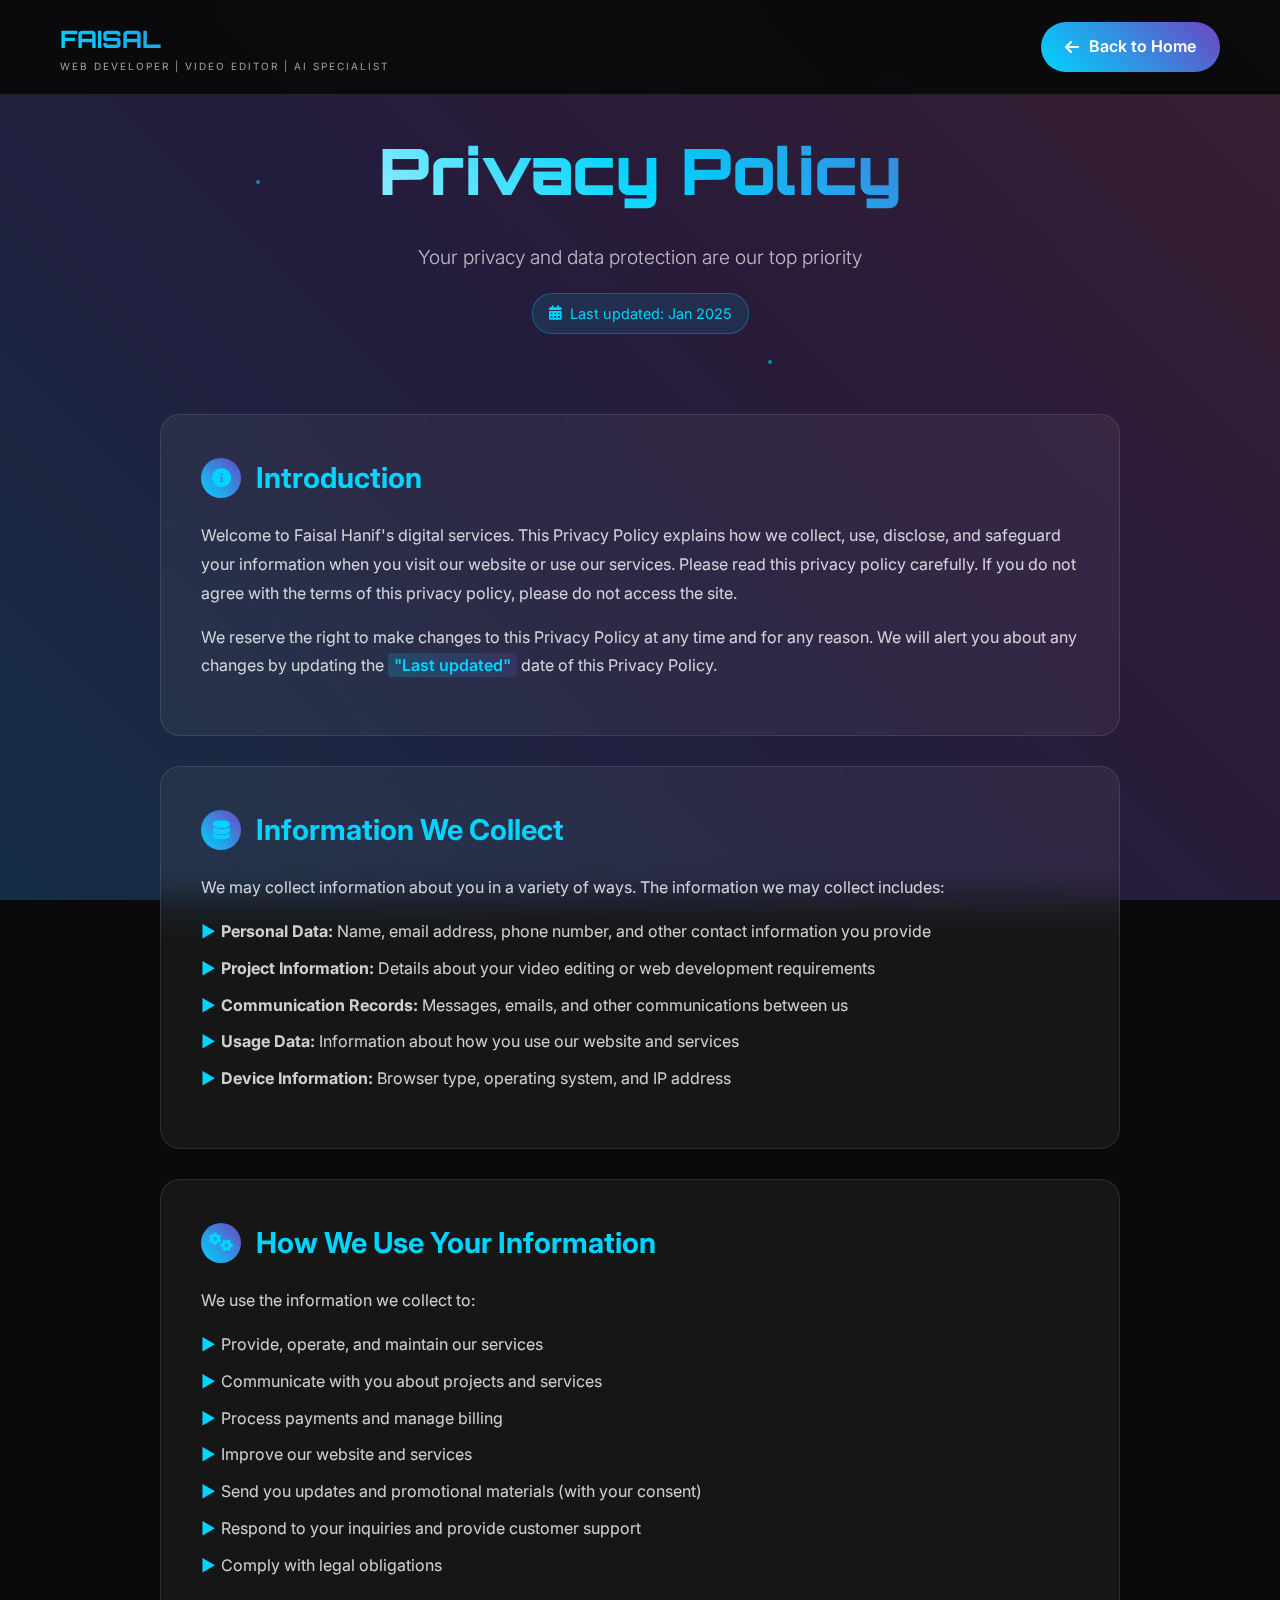
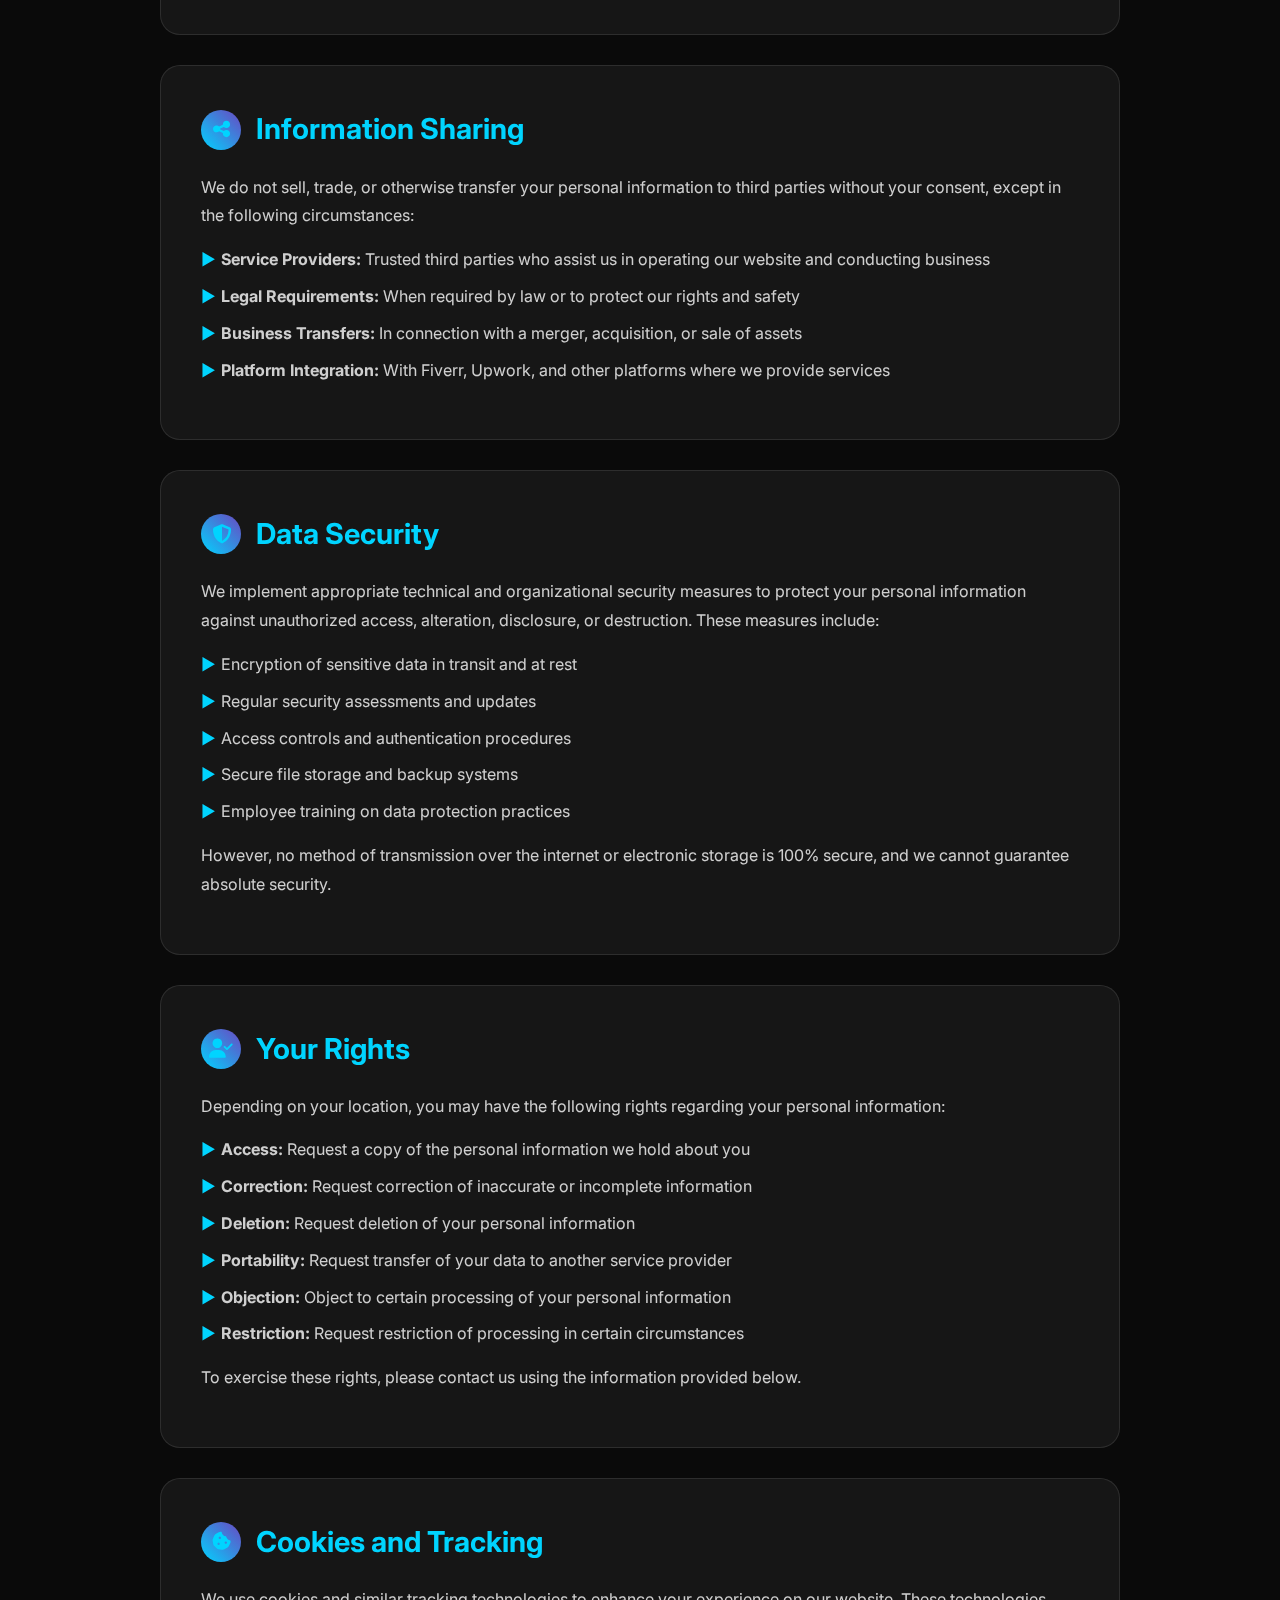
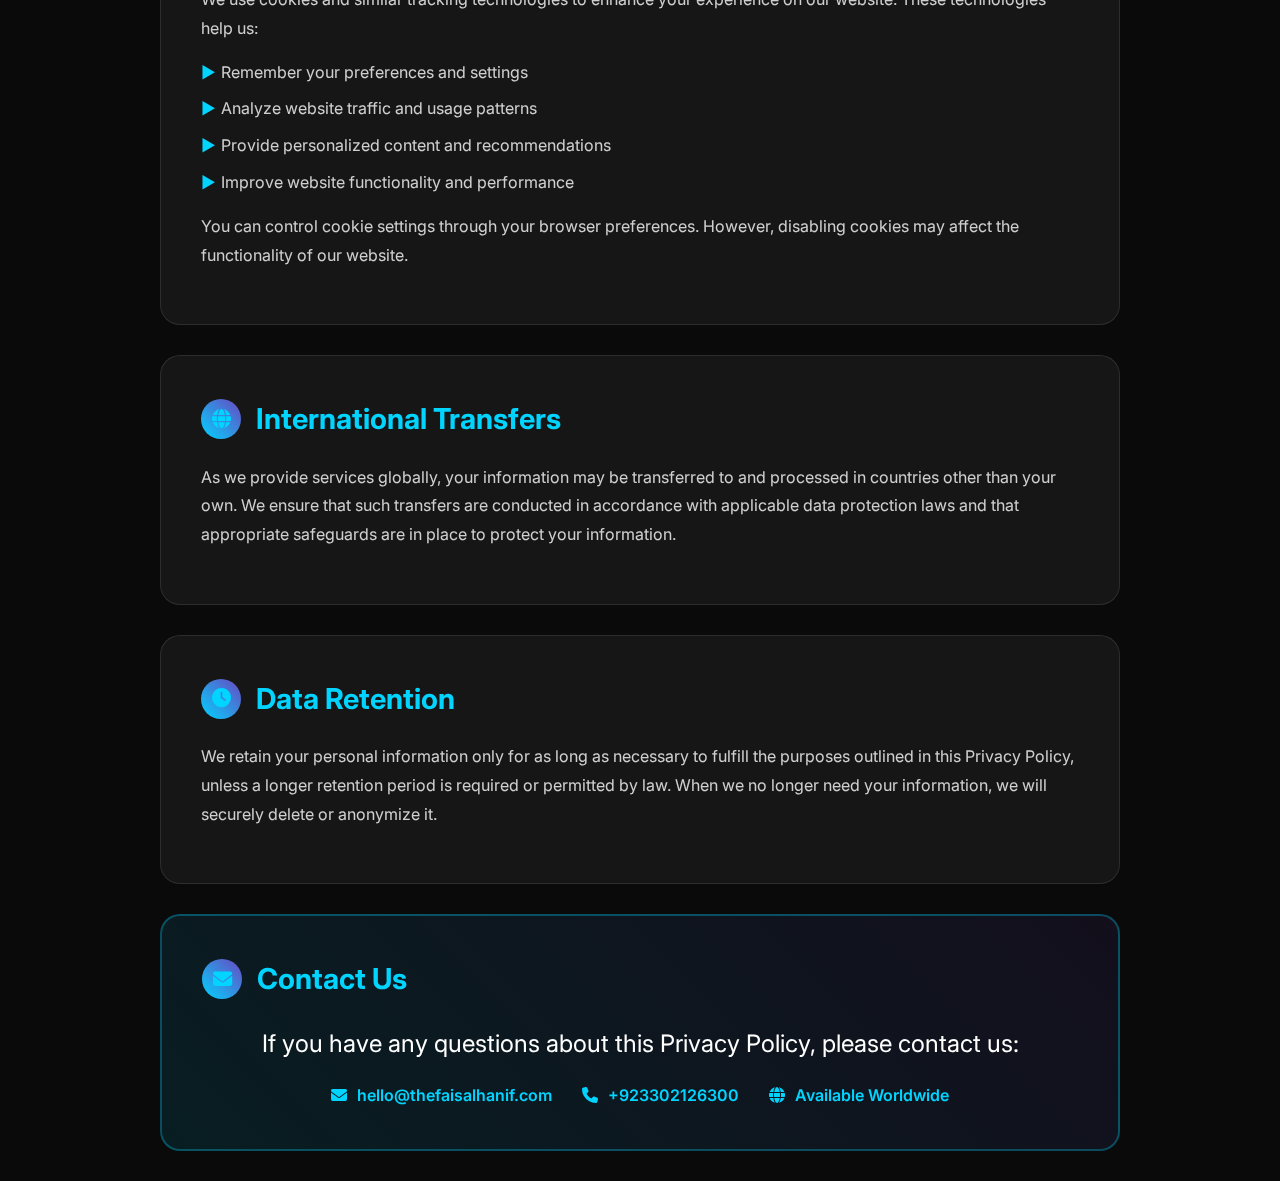
<file: privacy-policy.html>
<!DOCTYPE html>
<html lang="en">
<head>
    <meta charset="UTF-8">
    <meta name="viewport" content="width=device-width, initial-scale=1.0">
    <title>Privacy Policy - Faisal Hanif </title>
    <meta name="description" content="Privacy Policy for Faisal Ahmed's Digital Services - Your privacy and data protection are our top priority">
    
    <!-- Fonts -->
    <link href="https://fonts.googleapis.com/css2?family=Inter:wght@300;400;500;600;700;800;900&display=swap" rel="stylesheet">
    <link href="https://fonts.googleapis.com/css2?family=Orbitron:wght@400;500;600;700;800;900&display=swap" rel="stylesheet">
    
    <!-- Icons -->
    <link href="https://cdnjs.cloudflare.com/ajax/libs/font-awesome/6.4.0/css/all.min.css" rel="stylesheet">
    
    <style>
        /* ===== RESET & BASE STYLES ===== */
        * {
            margin: 0;
            padding: 0;
            box-sizing: border-box;
        }

        html {
            scroll-behavior: smooth;
            font-size: 16px;
        }

        body {
            font-family: 'Inter', sans-serif;
            background: #0a0a0a;
            color: #ffffff;
            line-height: 1.6;
            overflow-x: hidden;
        }

        /* ===== ANIMATED BACKGROUND ===== */
        .animated-background {
            position: fixed;
            top: 0;
            left: 0;
            width: 100%;
            height: 100%;
            z-index: -1;
            overflow: hidden;
        }

        .gradient-waves {
            position: absolute;
            width: 100%;
            height: 100%;
        }

        .wave {
            position: absolute;
            width: 200%;
            height: 200%;
            background: linear-gradient(45deg, 
                rgba(0, 212, 255, 0.1) 0%, 
                rgba(107, 70, 193, 0.1) 50%, 
                rgba(255, 107, 107, 0.1) 100%);
            border-radius: 50%;
            animation: waveFloat 20s infinite linear;
        }

        .wave-1 {
            top: -50%;
            left: -50%;
            animation-delay: 0s;
        }

        .wave-2 {
            top: -30%;
            right: -50%;
            animation-delay: -7s;
        }

        .wave-3 {
            bottom: -50%;
            left: -30%;
            animation-delay: -14s;
        }

        @keyframes waveFloat {
            0% { transform: rotate(0deg) scale(1); }
            50% { transform: rotate(180deg) scale(1.1); }
            100% { transform: rotate(360deg) scale(1); }
        }

        .floating-particles {
            position: absolute;
            width: 100%;
            height: 100%;
        }

        .particle {
            position: absolute;
            width: 4px;
            height: 4px;
            background: rgba(0, 212, 255, 0.6);
            border-radius: 50%;
            animation: particleFloat 15s infinite ease-in-out;
        }

        .particle:nth-child(1) { top: 20%; left: 20%; animation-delay: 0s; }
        .particle:nth-child(2) { top: 60%; left: 80%; animation-delay: -3s; }
        .particle:nth-child(3) { top: 80%; left: 40%; animation-delay: -6s; }
        .particle:nth-child(4) { top: 40%; left: 60%; animation-delay: -9s; }
        .particle:nth-child(5) { top: 10%; left: 70%; animation-delay: -12s; }

        @keyframes particleFloat {
            0%, 100% { transform: translateY(0px) translateX(0px); opacity: 0.3; }
            25% { transform: translateY(-20px) translateX(10px); opacity: 0.8; }
            50% { transform: translateY(-40px) translateX(-10px); opacity: 0.5; }
            75% { transform: translateY(-20px) translateX(15px); opacity: 0.9; }
        }

        /* ===== NAVIGATION ===== */
        .navbar {
            position: fixed;
            top: 0;
            left: 0;
            width: 100%;
            padding: 20px 0;
            z-index: 1000;
            background: rgba(10, 10, 10, 0.95);
            backdrop-filter: blur(20px);
            border-bottom: 1px solid rgba(255, 255, 255, 0.1);
        }

        .nav-container {
            max-width: 1200px;
            margin: 0 auto;
            padding: 0 20px;
            display: flex;
            justify-content: space-between;
            align-items: center;
        }

        .nav-logo {
            display: flex;
            flex-direction: column;
        }

        .logo-text {
            font-family: 'Orbitron', monospace;
            font-size: 24px;
            font-weight: 800;
            background: linear-gradient(45deg, #00D4FF, #6B46C1);
            -webkit-background-clip: text;
            -webkit-text-fill-color: transparent;
            background-clip: text;
        }

        .logo-subtitle {
            font-size: 10px;
            color: rgba(255, 255, 255, 0.6);
            letter-spacing: 2px;
            text-transform: uppercase;
        }

        .back-btn {
            display: inline-flex;
            align-items: center;
            gap: 10px;
            padding: 12px 24px;
            background: linear-gradient(45deg, #00D4FF, #6B46C1);
            color: #fff;
            text-decoration: none;
            border-radius: 50px;
            font-weight: 600;
            transition: all 0.3s ease;
        }

        .back-btn:hover {
            transform: translateY(-2px);
            box-shadow: 0 10px 30px rgba(0, 212, 255, 0.3);
        }

        /* ===== MAIN CONTENT ===== */
        .main-content {
            padding-top: 120px;
            min-height: 100vh;
        }

        .container {
            max-width: 1000px;
            margin: 0 auto;
            padding: 0 20px;
        }

        .page-header {
            text-align: center;
            margin-bottom: 80px;
            animation: fadeInUp 1s ease-out;
        }

        .page-title {
            font-size: 4rem;
            font-weight: 900;
            font-family: 'Orbitron', monospace;
            background: linear-gradient(45deg, #fff, #00D4FF, #6B46C1);
            -webkit-background-clip: text;
            -webkit-text-fill-color: transparent;
            background-clip: text;
            margin-bottom: 20px;
            animation: titleGlow 3s ease-in-out infinite alternate;
        }

        @keyframes titleGlow {
            0% { filter: drop-shadow(0 0 10px rgba(0, 212, 255, 0.3)); }
            100% { filter: drop-shadow(0 0 20px rgba(0, 212, 255, 0.6)); }
        }

        .page-subtitle {
            font-size: 1.2rem;
            color: rgba(255, 255, 255, 0.7);
            font-weight: 300;
        }

        .last-updated {
            display: inline-flex;
            align-items: center;
            gap: 8px;
            background: rgba(0, 212, 255, 0.1);
            padding: 8px 16px;
            border-radius: 20px;
            border: 1px solid rgba(0, 212, 255, 0.3);
            font-size: 0.9rem;
            color: #00D4FF;
            margin-top: 20px;
        }

        /* ===== CONTENT SECTIONS ===== */
        .content-section {
            background: rgba(255, 255, 255, 0.05);
            backdrop-filter: blur(20px);
            border: 1px solid rgba(255, 255, 255, 0.1);
            border-radius: 20px;
            padding: 40px;
            margin-bottom: 30px;
            transition: all 0.3s ease;
            animation: slideInLeft 0.8s ease-out;
            animation-fill-mode: both;
        }

        .content-section:nth-child(even) {
            animation: slideInRight 0.8s ease-out;
            animation-fill-mode: both;
        }

        .content-section:hover {
            background: rgba(255, 255, 255, 0.08);
            border-color: rgba(0, 212, 255, 0.3);
            transform: translateY(-5px);
            box-shadow: 0 20px 40px rgba(0, 212, 255, 0.1);
        }

        .section-title {
            font-size: 1.8rem;
            font-weight: 700;
            color: #00D4FF;
            margin-bottom: 20px;
            display: flex;
            align-items: center;
            gap: 15px;
        }

        .section-icon {
            width: 40px;
            height: 40px;
            background: linear-gradient(45deg, #00D4FF, #6B46C1);
            border-radius: 50%;
            display: flex;
            align-items: center;
            justify-content: center;
            font-size: 1.2rem;
            animation: iconPulse 2s ease-in-out infinite;
        }

        @keyframes iconPulse {
            0%, 100% { transform: scale(1); }
            50% { transform: scale(1.1); }
        }

        .section-content {
            color: rgba(255, 255, 255, 0.8);
            line-height: 1.8;
        }

        .section-content p {
            margin-bottom: 15px;
        }

        .section-content ul {
            margin-left: 20px;
            margin-bottom: 15px;
        }

        .section-content li {
            margin-bottom: 8px;
            position: relative;
        }

        .section-content li::before {
            content: "▶";
            color: #00D4FF;
            position: absolute;
            left: -20px;
            top: 0;
        }

        .highlight {
            background: linear-gradient(45deg, rgba(0, 212, 255, 0.2), rgba(107, 70, 193, 0.2));
            padding: 2px 6px;
            border-radius: 4px;
            color: #00D4FF;
            font-weight: 600;
        }

        /* ===== CONTACT SECTION ===== */
        .contact-section {
            background: linear-gradient(45deg, rgba(0, 212, 255, 0.1), rgba(107, 70, 193, 0.1));
            border: 2px solid rgba(0, 212, 255, 0.3);
            text-align: center;
            animation: pulseGlow 3s ease-in-out infinite;
        }

        @keyframes pulseGlow {
            0%, 100% { box-shadow: 0 0 20px rgba(0, 212, 255, 0.2); }
            50% { box-shadow: 0 0 40px rgba(0, 212, 255, 0.4); }
        }

        .contact-title {
            font-size: 1.5rem;
            margin-bottom: 15px;
            color: #fff;
        }

        .contact-info {
            display: flex;
            justify-content: center;
            gap: 30px;
            flex-wrap: wrap;
        }

        .contact-item {
            display: flex;
            align-items: center;
            gap: 10px;
            color: #00D4FF;
            font-weight: 600;
        }

        /* ===== ANIMATIONS ===== */
        @keyframes fadeInUp {
            from {
                opacity: 0;
                transform: translateY(30px);
            }
            to {
                opacity: 1;
                transform: translateY(0);
            }
        }

        @keyframes slideInLeft {
            from {
                opacity: 0;
                transform: translateX(-50px);
            }
            to {
                opacity: 1;
                transform: translateX(0);
            }
        }

        @keyframes slideInRight {
            from {
                opacity: 0;
                transform: translateX(50px);
            }
            to {
                opacity: 1;
                transform: translateX(0);
            }
        }

        /* ===== RESPONSIVE DESIGN ===== */
        @media (max-width: 768px) {
            .page-title {
                font-size: 2.5rem;
            }
            
            .content-section {
                padding: 25px;
            }
            
            .contact-info {
                flex-direction: column;
                gap: 15px;
            }
            
            .nav-container {
                padding: 0 15px;
            }
        }

        @media (max-width: 480px) {
            .page-title {
                font-size: 2rem;
            }
            
            .content-section {
                padding: 20px;
            }
        }

        /* ===== SCROLL ANIMATIONS ===== */
        .content-section {
            animation-delay: 0.2s;
        }

        .content-section:nth-child(2) { animation-delay: 0.4s; }
        .content-section:nth-child(3) { animation-delay: 0.6s; }
        .content-section:nth-child(4) { animation-delay: 0.8s; }
        .content-section:nth-child(5) { animation-delay: 1.0s; }
        .content-section:nth-child(6) { animation-delay: 1.2s; }
        .content-section:nth-child(7) { animation-delay: 1.4s; }
        .content-section:nth-child(8) { animation-delay: 1.6s; }
    </style>
</head>
<body>
    <!-- Animated Background -->
    <div class="animated-background">
        <div class="gradient-waves">
            <div class="wave wave-1"></div>
            <div class="wave wave-2"></div>
            <div class="wave wave-3"></div>
        </div>
        <div class="floating-particles">
            <div class="particle"></div>
            <div class="particle"></div>
            <div class="particle"></div>
            <div class="particle"></div>
            <div class="particle"></div>
        </div>
    </div>

    <!-- Navigation -->
    <nav class="navbar">
        <div class="nav-container">
            <div class="nav-logo">
                <span class="logo-text">FAISAL</span>
                <span class="logo-subtitle">Web Developer | Video Editor | Ai Specialist</span>
            </div>
            <a href="index.html" class="back-btn">
                <i class="fas fa-arrow-left"></i>
                <span>Back to Home</span>
            </a>
        </div>
    </nav>

    <!-- Main Content -->
    <main class="main-content">
        <div class="container">
            <!-- Page Header -->
            <div class="page-header">
                <h1 class="page-title">Privacy Policy</h1>
                <p class="page-subtitle">Your privacy and data protection are our top priority</p>
                <div class="last-updated">
                    <i class="fas fa-calendar-alt"></i>
                    <span>Last updated: Jan 2025</span>
                </div>
            </div>

            <!-- Content Sections -->
            <div class="content-section">
                <h2 class="section-title">
                    <div class="section-icon">
                        <i class="fas fa-info-circle"></i>
                    </div>
                    Introduction
                </h2>
                <div class="section-content">
                    <p>Welcome to Faisal Hanif's digital services. This Privacy Policy explains how we collect, use, disclose, and safeguard your information when you visit our website or use our services. Please read this privacy policy carefully. If you do not agree with the terms of this privacy policy, please do not access the site.</p>
                    <p>We reserve the right to make changes to this Privacy Policy at any time and for any reason. We will alert you about any changes by updating the <span class="highlight">"Last updated"</span> date of this Privacy Policy.</p>
                </div>
            </div>

            <div class="content-section">
                <h2 class="section-title">
                    <div class="section-icon">
                        <i class="fas fa-database"></i>
                    </div>
                    Information We Collect
                </h2>
                <div class="section-content">
                    <p>We may collect information about you in a variety of ways. The information we may collect includes:</p>
                    <ul>
                        <li><strong>Personal Data:</strong> Name, email address, phone number, and other contact information you provide</li>
                        <li><strong>Project Information:</strong> Details about your video editing or web development requirements</li>
                        <li><strong>Communication Records:</strong> Messages, emails, and other communications between us</li>
                        <li><strong>Usage Data:</strong> Information about how you use our website and services</li>
                        <li><strong>Device Information:</strong> Browser type, operating system, and IP address</li>
                    </ul>
                </div>
            </div>

            <div class="content-section">
                <h2 class="section-title">
                    <div class="section-icon">
                        <i class="fas fa-cogs"></i>
                    </div>
                    How We Use Your Information
                </h2>
                <div class="section-content">
                    <p>We use the information we collect to:</p>
                    <ul>
                        <li>Provide, operate, and maintain our services</li>
                        <li>Communicate with you about projects and services</li>
                        <li>Process payments and manage billing</li>
                        <li>Improve our website and services</li>
                        <li>Send you updates and promotional materials (with your consent)</li>
                        <li>Respond to your inquiries and provide customer support</li>
                        <li>Comply with legal obligations</li>
                    </ul>
                </div>
            </div>

            <div class="content-section">
                <h2 class="section-title">
                    <div class="section-icon">
                        <i class="fas fa-share-alt"></i>
                    </div>
                    Information Sharing
                </h2>
                <div class="section-content">
                    <p>We do not sell, trade, or otherwise transfer your personal information to third parties without your consent, except in the following circumstances:</p>
                    <ul>
                        <li><strong>Service Providers:</strong> Trusted third parties who assist us in operating our website and conducting business</li>
                        <li><strong>Legal Requirements:</strong> When required by law or to protect our rights and safety</li>
                        <li><strong>Business Transfers:</strong> In connection with a merger, acquisition, or sale of assets</li>
                        <li><strong>Platform Integration:</strong> With Fiverr, Upwork, and other platforms where we provide services</li>
                    </ul>
                </div>
            </div>

            <div class="content-section">
                <h2 class="section-title">
                    <div class="section-icon">
                        <i class="fas fa-shield-alt"></i>
                    </div>
                    Data Security
                </h2>
                <div class="section-content">
                    <p>We implement appropriate technical and organizational security measures to protect your personal information against unauthorized access, alteration, disclosure, or destruction. These measures include:</p>
                    <ul>
                        <li>Encryption of sensitive data in transit and at rest</li>
                        <li>Regular security assessments and updates</li>
                        <li>Access controls and authentication procedures</li>
                        <li>Secure file storage and backup systems</li>
                        <li>Employee training on data protection practices</li>
                    </ul>
                    <p>However, no method of transmission over the internet or electronic storage is 100% secure, and we cannot guarantee absolute security.</p>
                </div>
            </div>

            <div class="content-section">
                <h2 class="section-title">
                    <div class="section-icon">
                        <i class="fas fa-user-check"></i>
                    </div>
                    Your Rights
                </h2>
                <div class="section-content">
                    <p>Depending on your location, you may have the following rights regarding your personal information:</p>
                    <ul>
                        <li><strong>Access:</strong> Request a copy of the personal information we hold about you</li>
                        <li><strong>Correction:</strong> Request correction of inaccurate or incomplete information</li>
                        <li><strong>Deletion:</strong> Request deletion of your personal information</li>
                        <li><strong>Portability:</strong> Request transfer of your data to another service provider</li>
                        <li><strong>Objection:</strong> Object to certain processing of your personal information</li>
                        <li><strong>Restriction:</strong> Request restriction of processing in certain circumstances</li>
                    </ul>
                    <p>To exercise these rights, please contact us using the information provided below.</p>
                </div>
            </div>

            <div class="content-section">
                <h2 class="section-title">
                    <div class="section-icon">
                        <i class="fas fa-cookie-bite"></i>
                    </div>
                    Cookies and Tracking
                </h2>
                <div class="section-content">
                    <p>We use cookies and similar tracking technologies to enhance your experience on our website. These technologies help us:</p>
                    <ul>
                        <li>Remember your preferences and settings</li>
                        <li>Analyze website traffic and usage patterns</li>
                        <li>Provide personalized content and recommendations</li>
                        <li>Improve website functionality and performance</li>
                    </ul>
                    <p>You can control cookie settings through your browser preferences. However, disabling cookies may affect the functionality of our website.</p>
                </div>
            </div>

            <div class="content-section">
                <h2 class="section-title">
                    <div class="section-icon">
                        <i class="fas fa-globe"></i>
                    </div>
                    International Transfers
                </h2>
                <div class="section-content">
                    <p>As we provide services globally, your information may be transferred to and processed in countries other than your own. We ensure that such transfers are conducted in accordance with applicable data protection laws and that appropriate safeguards are in place to protect your information.</p>
                </div>
            </div>

            <div class="content-section">
                <h2 class="section-title">
                    <div class="section-icon">
                        <i class="fas fa-clock"></i>
                    </div>
                    Data Retention
                </h2>
                <div class="section-content">
                    <p>We retain your personal information only for as long as necessary to fulfill the purposes outlined in this Privacy Policy, unless a longer retention period is required or permitted by law. When we no longer need your information, we will securely delete or anonymize it.</p>
                </div>
            </div>

            <!-- Contact Section -->
            <div class="content-section contact-section">
                <h2 class="section-title">
                    <div class="section-icon">
                        <i class="fas fa-envelope"></i>
                    </div>
                    Contact Us
                </h2>
                <div class="section-content">
                    <p class="contact-title">If you have any questions about this Privacy Policy, please contact us:</p>
                    <div class="contact-info">
                        <div class="contact-item">
                            <i class="fas fa-envelope"></i>
                            <span>hello@thefaisalhanif.com</span>
                        </div>
                        <div class="contact-item">
                            <i class="fas fa-phone"></i>
                            <span>+923302126300</span>
                        </div>
                        <div class="contact-item">
                            <i class="fas fa-globe"></i>
                            <span>Available Worldwide</span>
                        </div>
                    </div>
                </div>
            </div>
        </div>
    </main>

    <script>
        // Smooth scroll animations
        const observerOptions = {
            threshold: 0.1,
            rootMargin: '0px 0px -50px 0px'
        };

        const observer = new IntersectionObserver((entries) => {
            entries.forEach(entry => {
                if (entry.isIntersecting) {
                    entry.target.style.animationPlayState = 'running';
                }
            });
        }, observerOptions);

        document.querySelectorAll('.content-section').forEach(section => {
            section.style.animationPlayState = 'paused';
            observer.observe(section);
        });

        // Add parallax effect to background
        window.addEventListener('scroll', () => {
            const scrolled = window.pageYOffset;
            const parallax = document.querySelector('.animated-background');
            const speed = scrolled * 0.5;
            parallax.style.transform = `translateY(${speed}px)`;
        });

        // Add hover effects to sections
        document.querySelectorAll('.content-section').forEach(section => {
            section.addEventListener('mouseenter', function() {
                this.style.transform = 'translateY(-10px) scale(1.02)';
            });
            
            section.addEventListener('mouseleave', function() {
                this.style.transform = 'translateY(0) scale(1)';
            });
        });
    </script>
</body>
</html>
</file>
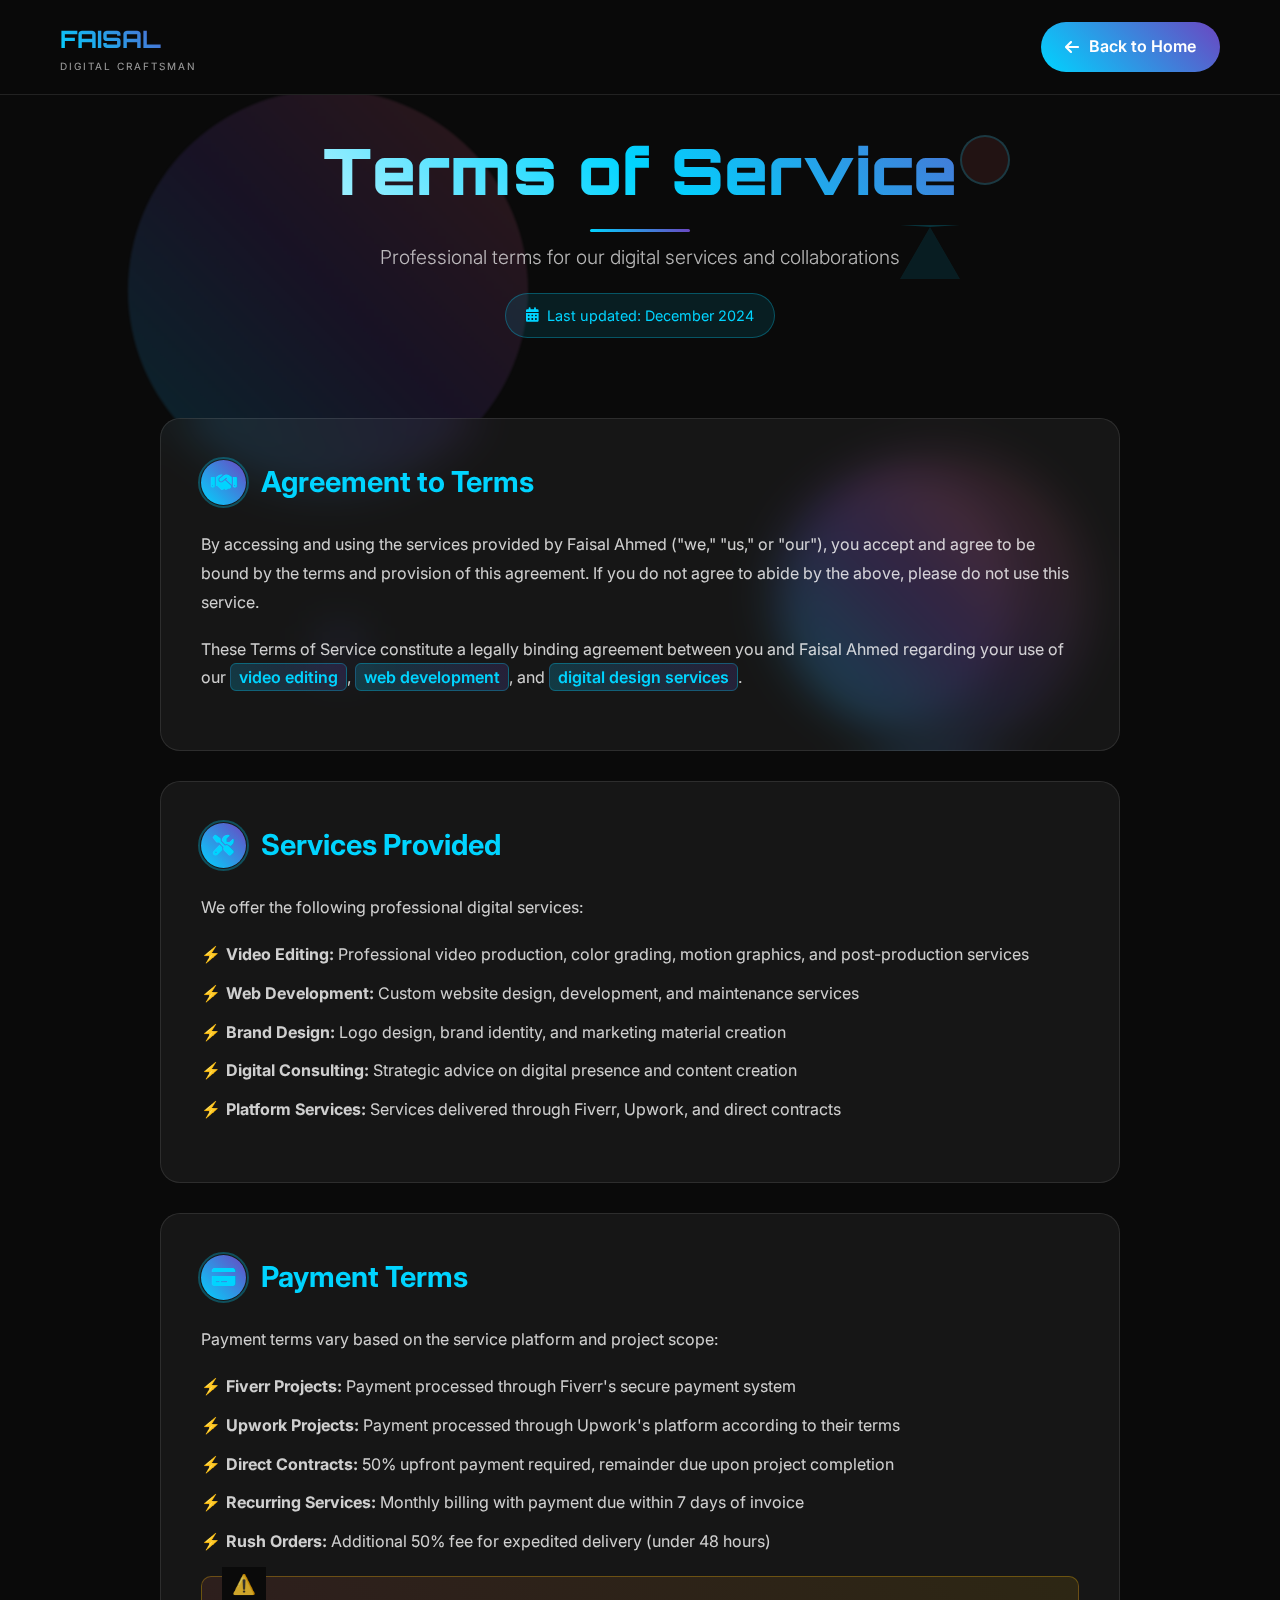
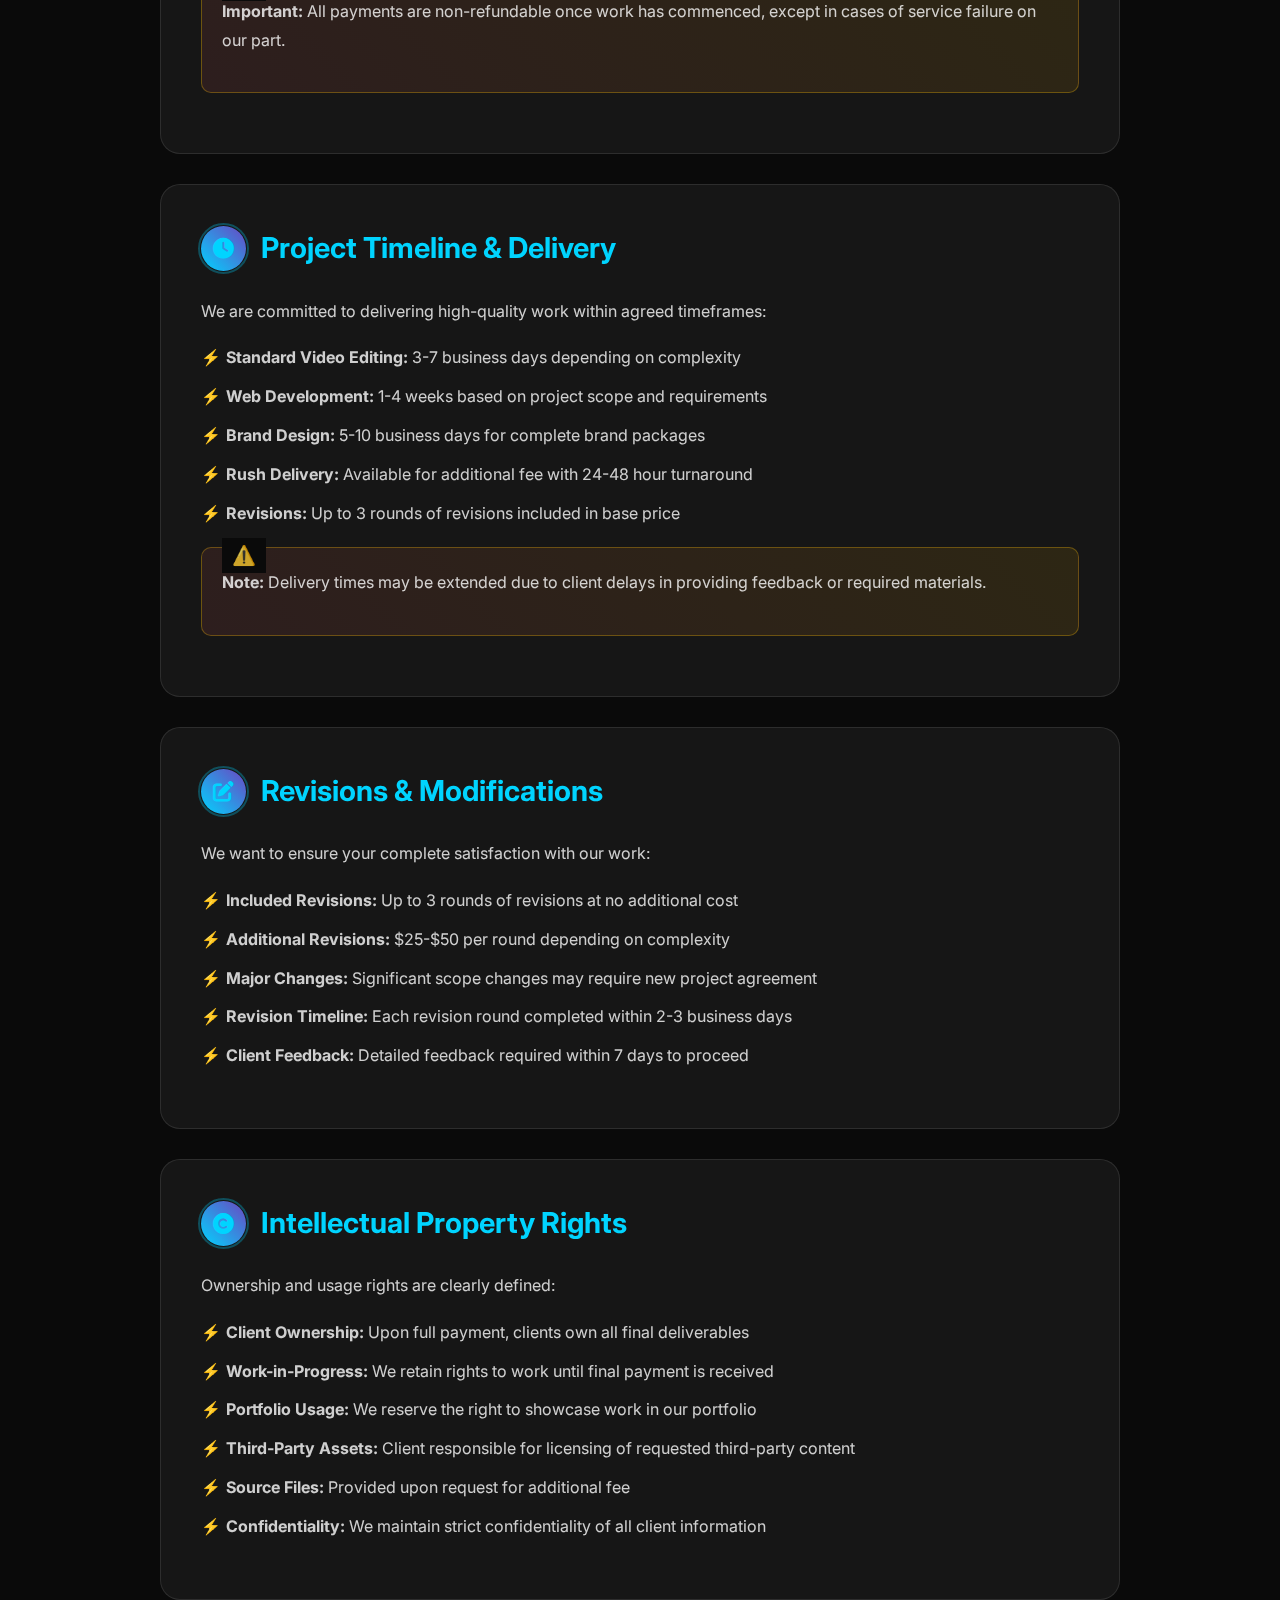
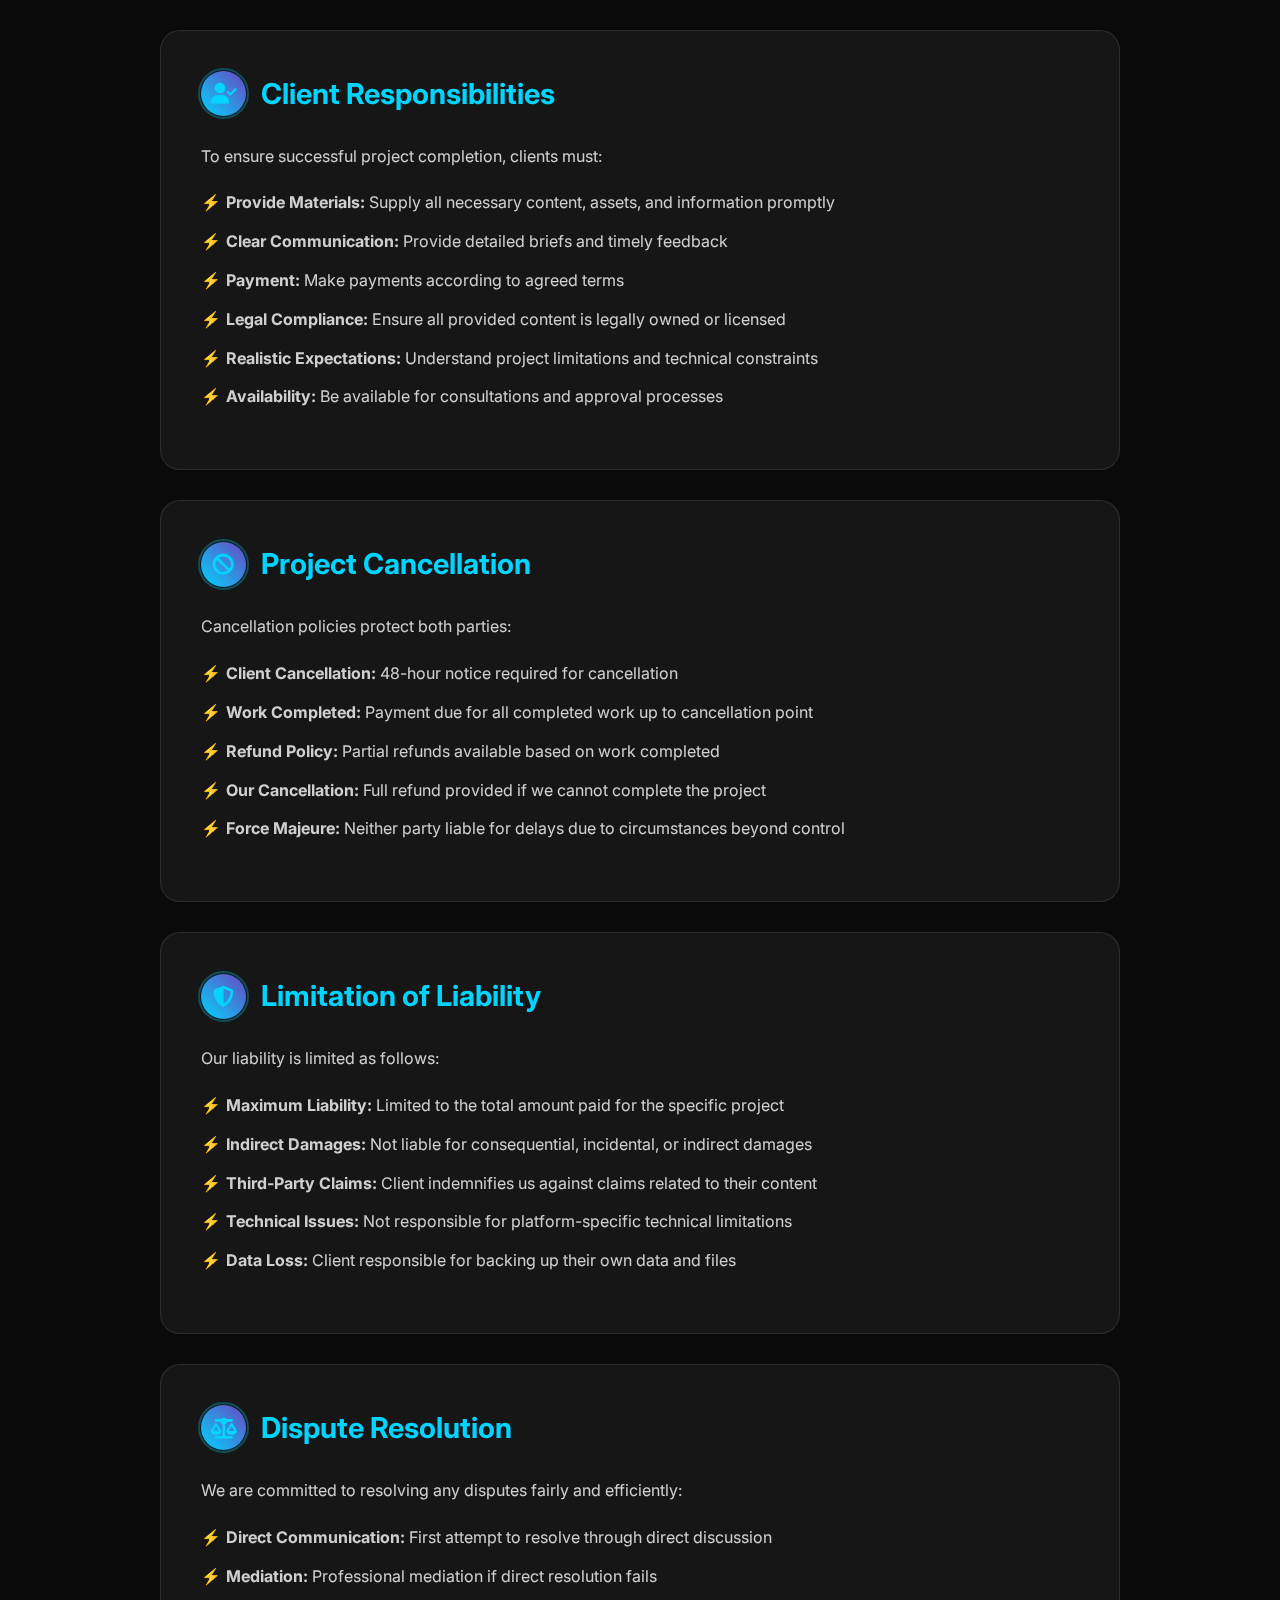
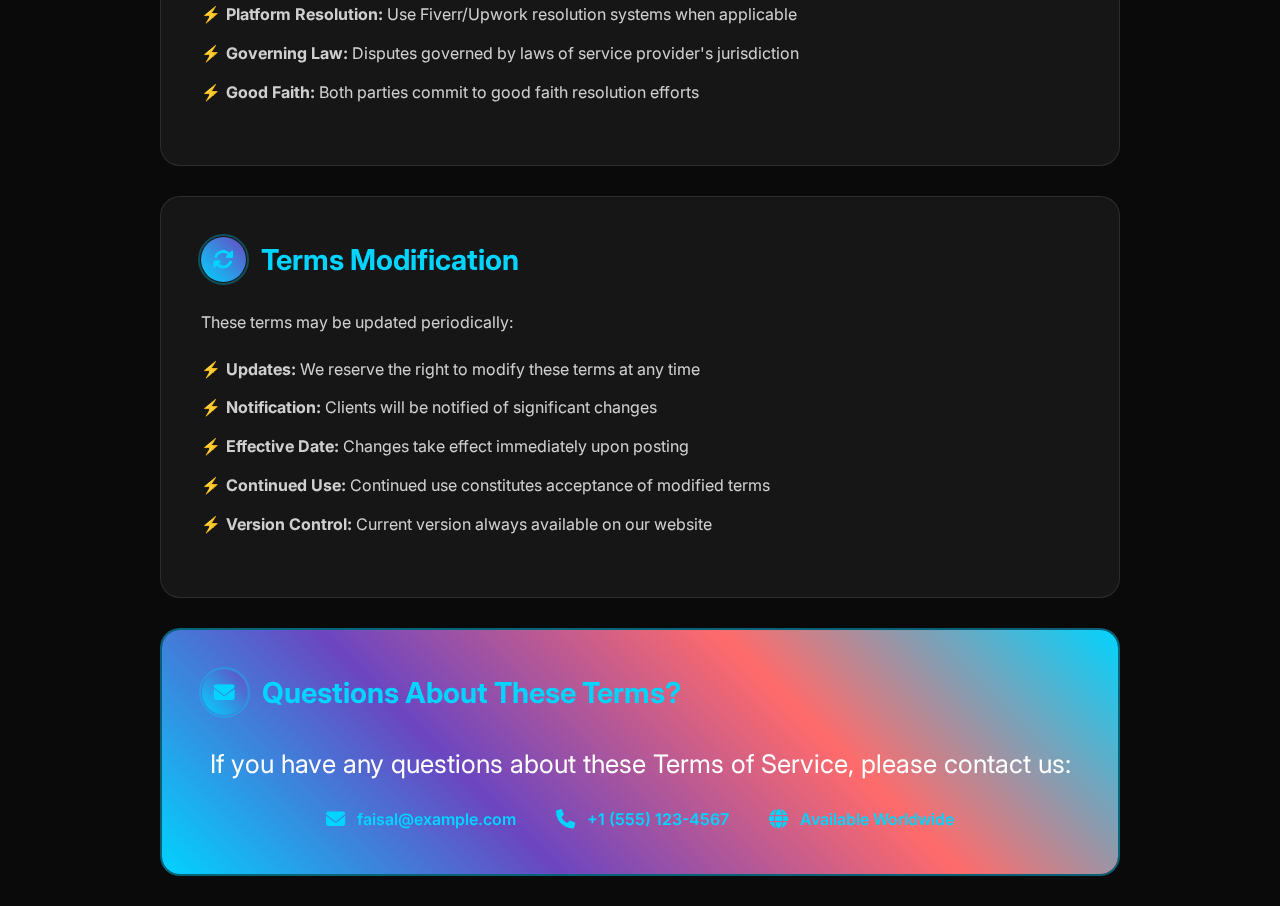
<file: terms-of-service.html>
<!DOCTYPE html>
<html lang="en">
<head>
    <meta charset="UTF-8">
    <meta name="viewport" content="width=device-width, initial-scale=1.0">
    <title>Terms of Service - Faisal Ahmed | Digital Craftsman</title>
    <meta name="description" content="Terms of Service for Faisal Ahmed's Digital Services - Professional video editing and web development terms">
    
    <!-- Fonts -->
    <link href="https://fonts.googleapis.com/css2?family=Inter:wght@300;400;500;600;700;800;900&display=swap" rel="stylesheet">
    <link href="https://fonts.googleapis.com/css2?family=Orbitron:wght@400;500;600;700;800;900&display=swap" rel="stylesheet">
    
    <!-- Icons -->
    <link href="https://cdnjs.cloudflare.com/ajax/libs/font-awesome/6.4.0/css/all.min.css" rel="stylesheet">
    
    <style>
        /* ===== RESET & BASE STYLES ===== */
        * {
            margin: 0;
            padding: 0;
            box-sizing: border-box;
        }

        html {
            scroll-behavior: smooth;
            font-size: 16px;
        }

        body {
            font-family: 'Inter', sans-serif;
            background: #0a0a0a;
            color: #ffffff;
            line-height: 1.6;
            overflow-x: hidden;
        }

        /* ===== ANIMATED BACKGROUND ===== */
        .animated-background {
            position: fixed;
            top: 0;
            left: 0;
            width: 100%;
            height: 100%;
            z-index: -1;
            overflow: hidden;
        }

        .gradient-orbs {
            position: absolute;
            width: 100%;
            height: 100%;
        }

        .orb {
            position: absolute;
            border-radius: 50%;
            background: linear-gradient(45deg, 
                rgba(0, 212, 255, 0.15) 0%, 
                rgba(107, 70, 193, 0.15) 50%, 
                rgba(255, 107, 107, 0.15) 100%);
            animation: orbFloat 25s infinite ease-in-out;
            filter: blur(1px);
        }

        .orb-1 {
            width: 400px;
            height: 400px;
            top: 10%;
            left: 10%;
            animation-delay: 0s;
        }

        .orb-2 {
            width: 300px;
            height: 300px;
            top: 50%;
            right: 15%;
            animation-delay: -8s;
        }

        .orb-3 {
            width: 250px;
            height: 250px;
            bottom: 20%;
            left: 60%;
            animation-delay: -16s;
        }

        @keyframes orbFloat {
            0%, 100% { 
                transform: translateY(0px) translateX(0px) scale(1); 
                opacity: 0.3;
            }
            25% { 
                transform: translateY(-30px) translateX(20px) scale(1.1); 
                opacity: 0.6;
            }
            50% { 
                transform: translateY(-60px) translateX(-15px) scale(0.9); 
                opacity: 0.4;
            }
            75% { 
                transform: translateY(-30px) translateX(25px) scale(1.05); 
                opacity: 0.7;
            }
        }

        .geometric-shapes {
            position: absolute;
            width: 100%;
            height: 100%;
        }

        .shape {
            position: absolute;
            border: 2px solid rgba(0, 212, 255, 0.2);
            animation: shapeRotate 20s infinite linear;
        }

        .triangle {
            width: 0;
            height: 0;
            border-left: 30px solid transparent;
            border-right: 30px solid transparent;
            border-bottom: 52px solid rgba(0, 212, 255, 0.1);
            top: 25%;
            right: 25%;
            animation-delay: 0s;
        }

        .square {
            width: 40px;
            height: 40px;
            background: rgba(107, 70, 193, 0.1);
            top: 70%;
            left: 25%;
            animation-delay: -5s;
        }

        .circle {
            width: 50px;
            height: 50px;
            border-radius: 50%;
            background: rgba(255, 107, 107, 0.1);
            top: 15%;
            left: 75%;
            animation-delay: -10s;
        }

        @keyframes shapeRotate {
            0% { transform: rotate(0deg) scale(1); }
            50% { transform: rotate(180deg) scale(1.2); }
            100% { transform: rotate(360deg) scale(1); }
        }

        /* ===== NAVIGATION ===== */
        .navbar {
            position: fixed;
            top: 0;
            left: 0;
            width: 100%;
            padding: 20px 0;
            z-index: 1000;
            background: rgba(10, 10, 10, 0.95);
            backdrop-filter: blur(20px);
            border-bottom: 1px solid rgba(255, 255, 255, 0.1);
        }

        .nav-container {
            max-width: 1200px;
            margin: 0 auto;
            padding: 0 20px;
            display: flex;
            justify-content: space-between;
            align-items: center;
        }

        .nav-logo {
            display: flex;
            flex-direction: column;
        }

        .logo-text {
            font-family: 'Orbitron', monospace;
            font-size: 24px;
            font-weight: 800;
            background: linear-gradient(45deg, #00D4FF, #6B46C1);
            -webkit-background-clip: text;
            -webkit-text-fill-color: transparent;
            background-clip: text;
        }

        .logo-subtitle {
            font-size: 10px;
            color: rgba(255, 255, 255, 0.6);
            letter-spacing: 2px;
            text-transform: uppercase;
        }

        .back-btn {
            display: inline-flex;
            align-items: center;
            gap: 10px;
            padding: 12px 24px;
            background: linear-gradient(45deg, #00D4FF, #6B46C1);
            color: #fff;
            text-decoration: none;
            border-radius: 50px;
            font-weight: 600;
            transition: all 0.3s ease;
            position: relative;
            overflow: hidden;
        }

        .back-btn::before {
            content: '';
            position: absolute;
            top: 0;
            left: -100%;
            width: 100%;
            height: 100%;
            background: linear-gradient(90deg, transparent, rgba(255, 255, 255, 0.2), transparent);
            transition: left 0.5s;
        }

        .back-btn:hover::before {
            left: 100%;
        }

        .back-btn:hover {
            transform: translateY(-2px);
            box-shadow: 0 10px 30px rgba(0, 212, 255, 0.3);
        }

        /* ===== MAIN CONTENT ===== */
        .main-content {
            padding-top: 120px;
            min-height: 100vh;
        }

        .container {
            max-width: 1000px;
            margin: 0 auto;
            padding: 0 20px;
        }

        .page-header {
            text-align: center;
            margin-bottom: 80px;
            animation: fadeInDown 1s ease-out;
        }

        .page-title {
            font-size: 4rem;
            font-weight: 900;
            font-family: 'Orbitron', monospace;
            background: linear-gradient(45deg, #fff, #00D4FF, #6B46C1);
            -webkit-background-clip: text;
            -webkit-text-fill-color: transparent;
            background-clip: text;
            margin-bottom: 20px;
            animation: titlePulse 4s ease-in-out infinite;
            position: relative;
        }

        .page-title::after {
            content: '';
            position: absolute;
            bottom: -10px;
            left: 50%;
            transform: translateX(-50%);
            width: 100px;
            height: 3px;
            background: linear-gradient(45deg, #00D4FF, #6B46C1);
            border-radius: 2px;
            animation: lineGrow 2s ease-out;
        }

        @keyframes titlePulse {
            0%, 100% { 
                filter: drop-shadow(0 0 10px rgba(0, 212, 255, 0.3));
                transform: scale(1);
            }
            50% { 
                filter: drop-shadow(0 0 25px rgba(0, 212, 255, 0.6));
                transform: scale(1.02);
            }
        }

        @keyframes lineGrow {
            from { width: 0; }
            to { width: 100px; }
        }

        .page-subtitle {
            font-size: 1.2rem;
            color: rgba(255, 255, 255, 0.7);
            font-weight: 300;
        }

        .last-updated {
            display: inline-flex;
            align-items: center;
            gap: 8px;
            background: rgba(0, 212, 255, 0.1);
            padding: 10px 20px;
            border-radius: 25px;
            border: 1px solid rgba(0, 212, 255, 0.3);
            font-size: 0.9rem;
            color: #00D4FF;
            margin-top: 20px;
            animation: badgePulse 3s ease-in-out infinite;
        }

        @keyframes badgePulse {
            0%, 100% { transform: scale(1); }
            50% { transform: scale(1.05); }
        }

        /* ===== CONTENT SECTIONS ===== */
        .content-section {
            background: rgba(255, 255, 255, 0.05);
            backdrop-filter: blur(20px);
            border: 1px solid rgba(255, 255, 255, 0.1);
            border-radius: 20px;
            padding: 40px;
            margin-bottom: 30px;
            transition: all 0.4s ease;
            animation: slideInUp 0.8s ease-out;
            animation-fill-mode: both;
            position: relative;
            overflow: hidden;
        }

        .content-section::before {
            content: '';
            position: absolute;
            top: 0;
            left: -100%;
            width: 100%;
            height: 100%;
            background: linear-gradient(90deg, transparent, rgba(0, 212, 255, 0.05), transparent);
            transition: left 0.6s;
        }

        .content-section:hover::before {
            left: 100%;
        }

        .content-section:nth-child(even) {
            animation: slideInUpRight 0.8s ease-out;
            animation-fill-mode: both;
        }

        .content-section:hover {
            background: rgba(255, 255, 255, 0.08);
            border-color: rgba(0, 212, 255, 0.4);
            transform: translateY(-8px) scale(1.01);
            box-shadow: 0 25px 50px rgba(0, 212, 255, 0.15);
        }

        .section-title {
            font-size: 1.8rem;
            font-weight: 700;
            color: #00D4FF;
            margin-bottom: 25px;
            display: flex;
            align-items: center;
            gap: 15px;
            position: relative;
        }

        .section-icon {
            width: 45px;
            height: 45px;
            background: linear-gradient(45deg, #00D4FF, #6B46C1);
            border-radius: 50%;
            display: flex;
            align-items: center;
            justify-content: center;
            font-size: 1.3rem;
            animation: iconSpin 3s ease-in-out infinite;
            position: relative;
        }

        .section-icon::after {
            content: '';
            position: absolute;
            top: -3px;
            left: -3px;
            right: -3px;
            bottom: -3px;
            border-radius: 50%;
            border: 2px solid rgba(0, 212, 255, 0.3);
            animation: ringPulse 2s ease-in-out infinite;
        }

        @keyframes iconSpin {
            0%, 100% { transform: rotate(0deg) scale(1); }
            50% { transform: rotate(180deg) scale(1.1); }
        }

        @keyframes ringPulse {
            0%, 100% { transform: scale(1); opacity: 0.3; }
            50% { transform: scale(1.2); opacity: 0.8; }
        }

        .section-content {
            color: rgba(255, 255, 255, 0.8);
            line-height: 1.8;
        }

        .section-content p {
            margin-bottom: 18px;
        }

        .section-content ul {
            margin-left: 25px;
            margin-bottom: 18px;
        }

        .section-content li {
            margin-bottom: 10px;
            position: relative;
            transition: all 0.3s ease;
        }

        .section-content li::before {
            content: "⚡";
            color: #00D4FF;
            position: absolute;
            left: -25px;
            top: 0;
            animation: sparkle 2s ease-in-out infinite;
        }

        .section-content li:hover {
            color: #fff;
            transform: translateX(5px);
        }

        @keyframes sparkle {
            0%, 100% { opacity: 0.6; transform: scale(1); }
            50% { opacity: 1; transform: scale(1.2); }
        }

        .highlight {
            background: linear-gradient(45deg, rgba(0, 212, 255, 0.2), rgba(107, 70, 193, 0.2));
            padding: 3px 8px;
            border-radius: 6px;
            color: #00D4FF;
            font-weight: 600;
            border: 1px solid rgba(0, 212, 255, 0.3);
        }

        .important-note {
            background: linear-gradient(45deg, rgba(255, 107, 107, 0.1), rgba(255, 193, 7, 0.1));
            border: 1px solid rgba(255, 193, 7, 0.3);
            border-radius: 10px;
            padding: 20px;
            margin: 20px 0;
            position: relative;
        }

        .important-note::before {
            content: "⚠️";
            position: absolute;
            top: -10px;
            left: 20px;
            background: #0a0a0a;
            padding: 0 10px;
            font-size: 1.2rem;
        }

        /* ===== CONTACT SECTION ===== */
        .contact-section {
            background: linear-gradient(45deg, rgba(0, 212, 255, 0.1), rgba(107, 70, 193, 0.1));
            border: 2px solid rgba(0, 212, 255, 0.4);
            text-align: center;
            animation: contactGlow 4s ease-in-out infinite;
            position: relative;
        }

        .contact-section::after {
            content: '';
            position: absolute;
            top: -2px;
            left: -2px;
            right: -2px;
            bottom: -2px;
            border-radius: 20px;
            background: linear-gradient(45deg, #00D4FF, #6B46C1, #FF6B6B, #00D4FF);
            z-index: -1;
            animation: borderRotate 3s linear infinite;
        }

        @keyframes contactGlow {
            0%, 100% { box-shadow: 0 0 20px rgba(0, 212, 255, 0.2); }
            50% { box-shadow: 0 0 50px rgba(0, 212, 255, 0.5); }
        }

        @keyframes borderRotate {
            0% { transform: rotate(0deg); }
            100% { transform: rotate(360deg); }
        }

        .contact-title {
            font-size: 1.6rem;
            margin-bottom: 20px;
            color: #fff;
        }

        .contact-info {
            display: flex;
            justify-content: center;
            gap: 40px;
            flex-wrap: wrap;
        }

        .contact-item {
            display: flex;
            align-items: center;
            gap: 12px;
            color: #00D4FF;
            font-weight: 600;
            transition: all 0.3s ease;
        }

        .contact-item:hover {
            transform: scale(1.1);
            color: #fff;
        }

        .contact-item i {
            font-size: 1.2rem;
        }

        /* ===== ANIMATIONS ===== */
        @keyframes fadeInDown {
            from {
                opacity: 0;
                transform: translateY(-30px);
            }
            to {
                opacity: 1;
                transform: translateY(0);
            }
        }

        @keyframes slideInUp {
            from {
                opacity: 0;
                transform: translateY(50px);
            }
            to {
                opacity: 1;
                transform: translateY(0);
            }
        }

        @keyframes slideInUpRight {
            from {
                opacity: 0;
                transform: translateY(50px) translateX(30px);
            }
            to {
                opacity: 1;
                transform: translateY(0) translateX(0);
            }
        }

        /* ===== RESPONSIVE DESIGN ===== */
        @media (max-width: 768px) {
            .page-title {
                font-size: 2.5rem;
            }
            
            .content-section {
                padding: 25px;
            }
            
            .contact-info {
                flex-direction: column;
                gap: 20px;
            }
            
            .nav-container {
                padding: 0 15px;
            }

            .orb-1, .orb-2, .orb-3 {
                width: 200px;
                height: 200px;
            }
        }

        @media (max-width: 480px) {
            .page-title {
                font-size: 2rem;
            }
            
            .content-section {
                padding: 20px;
            }

            .section-title {
                font-size: 1.5rem;
            }
        }

        /* ===== SCROLL ANIMATIONS ===== */
        .content-section {
            animation-delay: 0.1s;
        }

        .content-section:nth-child(2) { animation-delay: 0.2s; }
        .content-section:nth-child(3) { animation-delay: 0.3s; }
        .content-section:nth-child(4) { animation-delay: 0.4s; }
        .content-section:nth-child(5) { animation-delay: 0.5s; }
        .content-section:nth-child(6) { animation-delay: 0.6s; }
        .content-section:nth-child(7) { animation-delay: 0.7s; }
        .content-section:nth-child(8) { animation-delay: 0.8s; }
        .content-section:nth-child(9) { animation-delay: 0.9s; }
        .content-section:nth-child(10) { animation-delay: 1.0s; }
        .content-section:nth-child(11) { animation-delay: 1.1s; }
        .content-section:nth-child(12) { animation-delay: 1.2s; }
    </style>
</head>
<body>
    <!-- Animated Background -->
    <div class="animated-background">
        <div class="gradient-orbs">
            <div class="orb orb-1"></div>
            <div class="orb orb-2"></div>
            <div class="orb orb-3"></div>
        </div>
        <div class="geometric-shapes">
            <div class="shape triangle"></div>
            <div class="shape square"></div>
            <div class="shape circle"></div>
        </div>
    </div>

    <!-- Navigation -->
    <nav class="navbar">
        <div class="nav-container">
            <div class="nav-logo">
                <span class="logo-text">FAISAL</span>
                <span class="logo-subtitle">Digital Craftsman</span>
            </div>
            <a href="index.html" class="back-btn">
                <i class="fas fa-arrow-left"></i>
                <span>Back to Home</span>
            </a>
        </div>
    </nav>

    <!-- Main Content -->
    <main class="main-content">
        <div class="container">
            <!-- Page Header -->
            <div class="page-header">
                <h1 class="page-title">Terms of Service</h1>
                <p class="page-subtitle">Professional terms for our digital services and collaborations</p>
                <div class="last-updated">
                    <i class="fas fa-calendar-alt"></i>
                    <span>Last updated: December 2024</span>
                </div>
            </div>

            <!-- Content Sections -->
            <div class="content-section">
                <h2 class="section-title">
                    <div class="section-icon">
                        <i class="fas fa-handshake"></i>
                    </div>
                    Agreement to Terms
                </h2>
                <div class="section-content">
                    <p>By accessing and using the services provided by Faisal Ahmed ("we," "us," or "our"), you accept and agree to be bound by the terms and provision of this agreement. If you do not agree to abide by the above, please do not use this service.</p>
                    <p>These Terms of Service constitute a legally binding agreement between you and Faisal Ahmed regarding your use of our <span class="highlight">video editing</span>, <span class="highlight">web development</span>, and <span class="highlight">digital design services</span>.</p>
                </div>
            </div>

            <div class="content-section">
                <h2 class="section-title">
                    <div class="section-icon">
                        <i class="fas fa-tools"></i>
                    </div>
                    Services Provided
                </h2>
                <div class="section-content">
                    <p>We offer the following professional digital services:</p>
                    <ul>
                        <li><strong>Video Editing:</strong> Professional video production, color grading, motion graphics, and post-production services</li>
                        <li><strong>Web Development:</strong> Custom website design, development, and maintenance services</li>
                        <li><strong>Brand Design:</strong> Logo design, brand identity, and marketing material creation</li>
                        <li><strong>Digital Consulting:</strong> Strategic advice on digital presence and content creation</li>
                        <li><strong>Platform Services:</strong> Services delivered through Fiverr, Upwork, and direct contracts</li>
                    </ul>
                </div>
            </div>

            <div class="content-section">
                <h2 class="section-title">
                    <div class="section-icon">
                        <i class="fas fa-credit-card"></i>
                    </div>
                    Payment Terms
                </h2>
                <div class="section-content">
                    <p>Payment terms vary based on the service platform and project scope:</p>
                    <ul>
                        <li><strong>Fiverr Projects:</strong> Payment processed through Fiverr's secure payment system</li>
                        <li><strong>Upwork Projects:</strong> Payment processed through Upwork's platform according to their terms</li>
                        <li><strong>Direct Contracts:</strong> 50% upfront payment required, remainder due upon project completion</li>
                        <li><strong>Recurring Services:</strong> Monthly billing with payment due within 7 days of invoice</li>
                        <li><strong>Rush Orders:</strong> Additional 50% fee for expedited delivery (under 48 hours)</li>
                    </ul>
                    <div class="important-note">
                        <p><strong>Important:</strong> All payments are non-refundable once work has commenced, except in cases of service failure on our part.</p>
                    </div>
                </div>
            </div>

            <div class="content-section">
                <h2 class="section-title">
                    <div class="section-icon">
                        <i class="fas fa-clock"></i>
                    </div>
                    Project Timeline & Delivery
                </h2>
                <div class="section-content">
                    <p>We are committed to delivering high-quality work within agreed timeframes:</p>
                    <ul>
                        <li><strong>Standard Video Editing:</strong> 3-7 business days depending on complexity</li>
                        <li><strong>Web Development:</strong> 1-4 weeks based on project scope and requirements</li>
                        <li><strong>Brand Design:</strong> 5-10 business days for complete brand packages</li>
                        <li><strong>Rush Delivery:</strong> Available for additional fee with 24-48 hour turnaround</li>
                        <li><strong>Revisions:</strong> Up to 3 rounds of revisions included in base price</li>
                    </ul>
                    <div class="important-note">
                        <p><strong>Note:</strong> Delivery times may be extended due to client delays in providing feedback or required materials.</p>
                    </div>
                </div>
            </div>

            <div class="content-section">
                <h2 class="section-title">
                    <div class="section-icon">
                        <i class="fas fa-edit"></i>
                    </div>
                    Revisions & Modifications
                </h2>
                <div class="section-content">
                    <p>We want to ensure your complete satisfaction with our work:</p>
                    <ul>
                        <li><strong>Included Revisions:</strong> Up to 3 rounds of revisions at no additional cost</li>
                        <li><strong>Additional Revisions:</strong> $25-$50 per round depending on complexity</li>
                        <li><strong>Major Changes:</strong> Significant scope changes may require new project agreement</li>
                        <li><strong>Revision Timeline:</strong> Each revision round completed within 2-3 business days</li>
                        <li><strong>Client Feedback:</strong> Detailed feedback required within 7 days to proceed</li>
                    </ul>
                </div>
            </div>

            <div class="content-section">
                <h2 class="section-title">
                    <div class="section-icon">
                        <i class="fas fa-copyright"></i>
                    </div>
                    Intellectual Property Rights
                </h2>
                <div class="section-content">
                    <p>Ownership and usage rights are clearly defined:</p>
                    <ul>
                        <li><strong>Client Ownership:</strong> Upon full payment, clients own all final deliverables</li>
                        <li><strong>Work-in-Progress:</strong> We retain rights to work until final payment is received</li>
                        <li><strong>Portfolio Usage:</strong> We reserve the right to showcase work in our portfolio</li>
                        <li><strong>Third-Party Assets:</strong> Client responsible for licensing of requested third-party content</li>
                        <li><strong>Source Files:</strong> Provided upon request for additional fee</li>
                        <li><strong>Confidentiality:</strong> We maintain strict confidentiality of all client information</li>
                    </ul>
                </div>
            </div>

            <div class="content-section">
                <h2 class="section-title">
                    <div class="section-icon">
                        <i class="fas fa-user-check"></i>
                    </div>
                    Client Responsibilities
                </h2>
                <div class="section-content">
                    <p>To ensure successful project completion, clients must:</p>
                    <ul>
                        <li><strong>Provide Materials:</strong> Supply all necessary content, assets, and information promptly</li>
                        <li><strong>Clear Communication:</strong> Provide detailed briefs and timely feedback</li>
                        <li><strong>Payment:</strong> Make payments according to agreed terms</li>
                        <li><strong>Legal Compliance:</strong> Ensure all provided content is legally owned or licensed</li>
                        <li><strong>Realistic Expectations:</strong> Understand project limitations and technical constraints</li>
                        <li><strong>Availability:</strong> Be available for consultations and approval processes</li>
                    </ul>
                </div>
            </div>

            <div class="content-section">
                <h2 class="section-title">
                    <div class="section-icon">
                        <i class="fas fa-ban"></i>
                    </div>
                    Project Cancellation
                </h2>
                <div class="section-content">
                    <p>Cancellation policies protect both parties:</p>
                    <ul>
                        <li><strong>Client Cancellation:</strong> 48-hour notice required for cancellation</li>
                        <li><strong>Work Completed:</strong> Payment due for all completed work up to cancellation point</li>
                        <li><strong>Refund Policy:</strong> Partial refunds available based on work completed</li>
                        <li><strong>Our Cancellation:</strong> Full refund provided if we cannot complete the project</li>
                        <li><strong>Force Majeure:</strong> Neither party liable for delays due to circumstances beyond control</li>
                    </ul>
                </div>
            </div>

            <div class="content-section">
                <h2 class="section-title">
                    <div class="section-icon">
                        <i class="fas fa-shield-alt"></i>
                    </div>
                    Limitation of Liability
                </h2>
                <div class="section-content">
                    <p>Our liability is limited as follows:</p>
                    <ul>
                        <li><strong>Maximum Liability:</strong> Limited to the total amount paid for the specific project</li>
                        <li><strong>Indirect Damages:</strong> Not liable for consequential, incidental, or indirect damages</li>
                        <li><strong>Third-Party Claims:</strong> Client indemnifies us against claims related to their content</li>
                        <li><strong>Technical Issues:</strong> Not responsible for platform-specific technical limitations</li>
                        <li><strong>Data Loss:</strong> Client responsible for backing up their own data and files</li>
                    </ul>
                </div>
            </div>

            <div class="content-section">
                <h2 class="section-title">
                    <div class="section-icon">
                        <i class="fas fa-balance-scale"></i>
                    </div>
                    Dispute Resolution
                </h2>
                <div class="section-content">
                    <p>We are committed to resolving any disputes fairly and efficiently:</p>
                    <ul>
                        <li><strong>Direct Communication:</strong> First attempt to resolve through direct discussion</li>
                        <li><strong>Mediation:</strong> Professional mediation if direct resolution fails</li>
                        <li><strong>Platform Resolution:</strong> Use Fiverr/Upwork resolution systems when applicable</li>
                        <li><strong>Governing Law:</strong> Disputes governed by laws of service provider's jurisdiction</li>
                        <li><strong>Good Faith:</strong> Both parties commit to good faith resolution efforts</li>
                    </ul>
                </div>
            </div>

            <div class="content-section">
                <h2 class="section-title">
                    <div class="section-icon">
                        <i class="fas fa-sync-alt"></i>
                    </div>
                    Terms Modification
                </h2>
                <div class="section-content">
                    <p>These terms may be updated periodically:</p>
                    <ul>
                        <li><strong>Updates:</strong> We reserve the right to modify these terms at any time</li>
                        <li><strong>Notification:</strong> Clients will be notified of significant changes</li>
                        <li><strong>Effective Date:</strong> Changes take effect immediately upon posting</li>
                        <li><strong>Continued Use:</strong> Continued use constitutes acceptance of modified terms</li>
                        <li><strong>Version Control:</strong> Current version always available on our website</li>
                    </ul>
                </div>
            </div>

            <!-- Contact Section -->
            <div class="content-section contact-section">
                <h2 class="section-title">
                    <div class="section-icon">
                        <i class="fas fa-envelope"></i>
                    </div>
                    Questions About These Terms?
                </h2>
                <div class="section-content">
                    <p class="contact-title">If you have any questions about these Terms of Service, please contact us:</p>
                    <div class="contact-info">
                        <div class="contact-item">
                            <i class="fas fa-envelope"></i>
                            <span>faisal@example.com</span>
                        </div>
                        <div class="contact-item">
                            <i class="fas fa-phone"></i>
                            <span>+1 (555) 123-4567</span>
                        </div>
                        <div class="contact-item">
                            <i class="fas fa-globe"></i>
                            <span>Available Worldwide</span>
                        </div>
                    </div>
                </div>
            </div>
        </div>
    </main>

    <script>
        // Enhanced scroll animations
        const observerOptions = {
            threshold: 0.1,
            rootMargin: '0px 0px -50px 0px'
        };

        const observer = new IntersectionObserver((entries) => {
            entries.forEach(entry => {
                if (entry.isIntersecting) {
                    entry.target.style.animationPlayState = 'running';
                    entry.target.classList.add('visible');
                }
            });
        }, observerOptions);

        document.querySelectorAll('.content-section').forEach(section => {
            section.style.animationPlayState = 'paused';
            observer.observe(section);
        });

        // Enhanced parallax effect
        window.addEventListener('scroll', () => {
            const scrolled = window.pageYOffset;
            const parallax = document.querySelector('.animated-background');
            const speed = scrolled * 0.3;
            parallax.style.transform = `translateY(${speed}px)`;

            // Parallax for geometric shapes
            const shapes = document.querySelectorAll('.shape');
            shapes.forEach((shape, index) => {
                const speed = (index + 1) * 0.1;
                shape.style.transform = `translateY(${scrolled * speed}px) rotate(${scrolled * 0.1}deg)`;
            });
        });

        // Enhanced hover effects
        document.querySelectorAll('.content-section').forEach(section => {
            section.addEventListener('mouseenter', function() {
                this.style.transform = 'translateY(-12px) scale(1.02)';
                this.style.boxShadow = '0 30px 60px rgba(0, 212, 255, 0.2)';
            });
            
            section.addEventListener('mouseleave', function() {
                this.style.transform = 'translateY(0) scale(1)';
                this.style.boxShadow = '0 25px 50px rgba(0, 212, 255, 0.15)';
            });
        });

        // Interactive list items
        document.querySelectorAll('.section-content li').forEach(item => {
            item.addEventListener('mouseenter', function() {
                this.style.color = '#00D4FF';
                this.style.transform = 'translateX(10px)';
            });
            
            item.addEventListener('mouseleave', function() {
                this.style.color = 'rgba(255, 255, 255, 0.8)';
                this.style.transform = 'translateX(0)';
            });
        });

        // Smooth scroll for back button
        document.querySelector('.back-btn').addEventListener('click', function(e) {
            e.preventDefault();
            window.location.href = 'index.html';
        });

        // Add loading animation
        window.addEventListener('load', () => {
            document.body.style.opacity = '0';
            document.body.style.transition = 'opacity 0.5s ease';
            setTimeout(() => {
                document.body.style.opacity = '1';
            }, 100);
        });
    </script>
</body>
</html>
</file>
